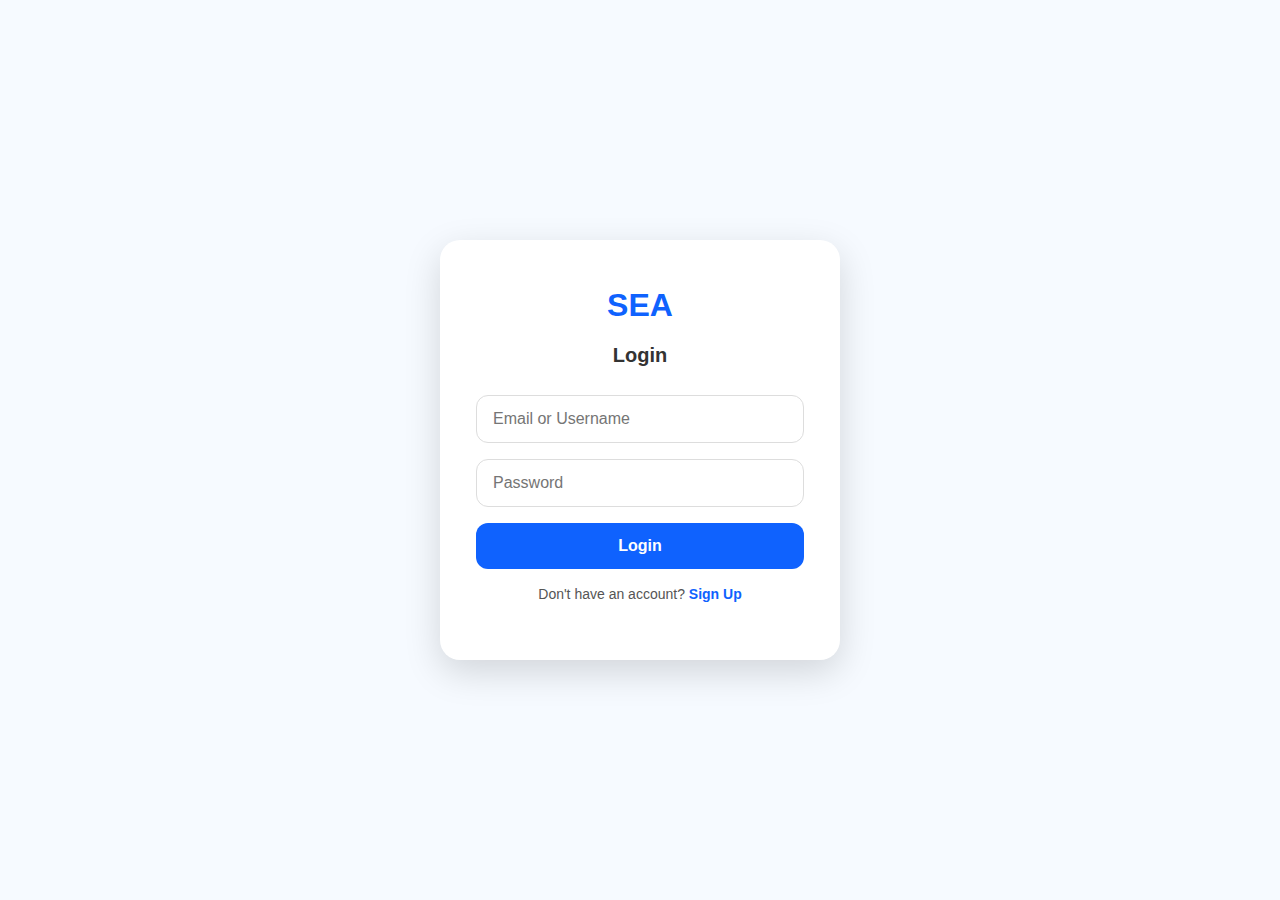
<file: sea/sea_website/index.html>
<!DOCTYPE html>
<html lang="en">
<head>
  <meta charset="UTF-8">
  <meta name="viewport" content="width=device-width, initial-scale=1.0">
  <title>Login - SEA</title>
  <link rel="stylesheet" href="styles.css">
</head>
<body class="login-page">
  <div class="auth-card-login">
    <h1>SEA</h1>
    <h2>Login</h2>
    <form id="login-form">
      <div class="field">
        <input type="text" id="login-email" placeholder="Email or Username" required>
      </div>
      <div class="field">
        <input type="password" id="login-pass" placeholder="Password" required>
      </div>
      <button type="submit" class="btn btn-primary">Login</button>
      <p id="login-msg" class="small"></p>
    </form>
    <p class="small">Don't have an account? <a href="signup.html">Sign Up</a></p>
  </div>
  <script src="app.js"></script>
</body>
</html>
</file>
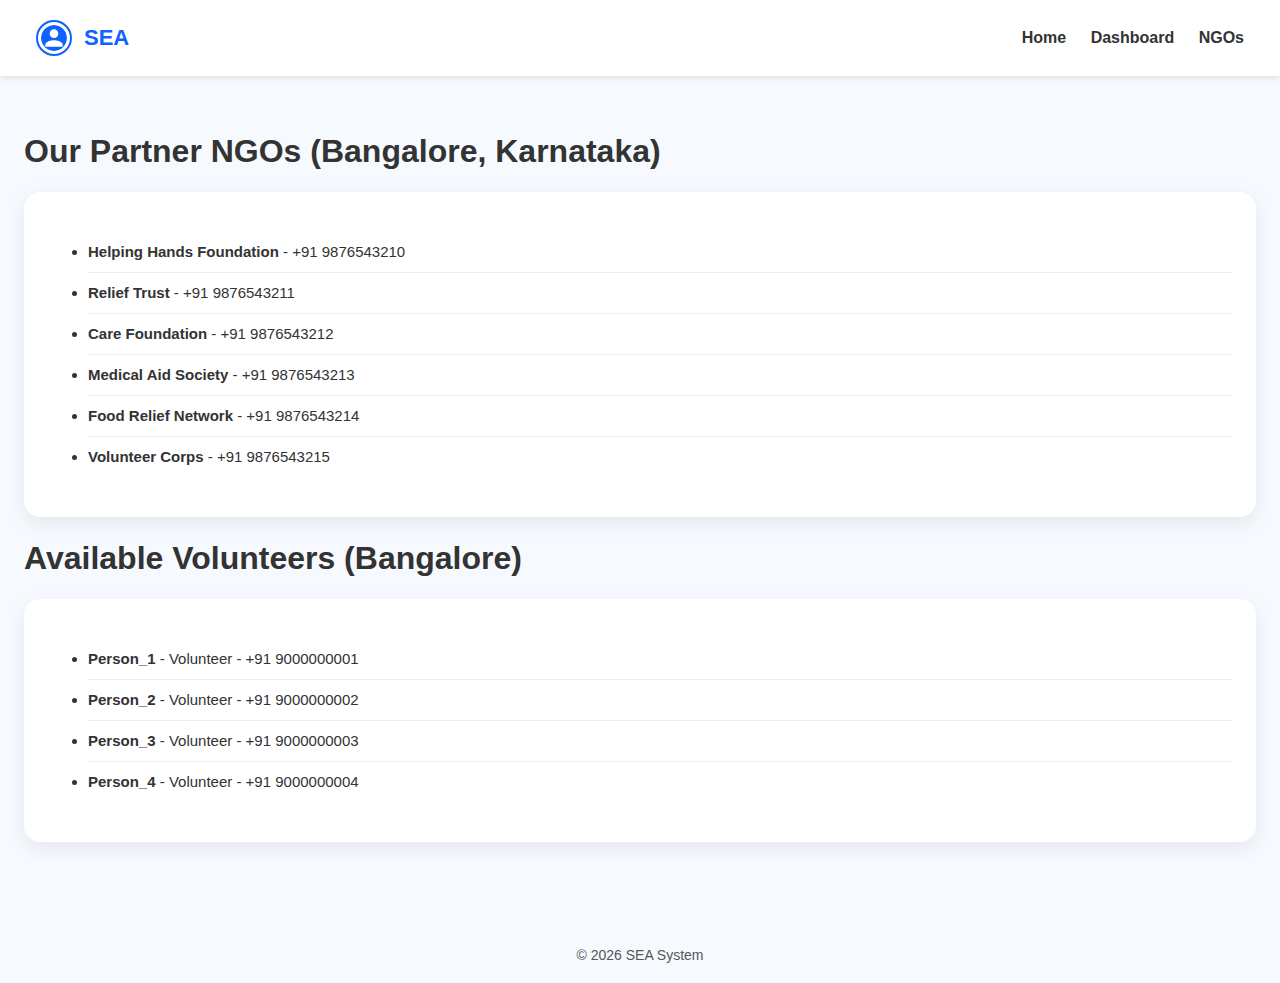
<file: sea/sea_website/contact.html>
<!DOCTYPE html>
<html lang="en">
<head>
<meta charset="UTF-8">
<meta name="viewport" content="width=device-width, initial-scale=1.0">
<title>NGOs - SEA</title>
<link rel="stylesheet" href="styles.css">
</head>
<body>

<header>
  <div class="left-nav">
    <a href="profile.html" class="profile-icon" title="Profile">
      <svg xmlns="http://www.w3.org/2000/svg" viewBox="0 0 24 24" width="26" height="26">
        <circle cx="12" cy="12" r="12" fill="#0f62fe"/>
        <path d="M12 12c2.2 0 4-1.8 4-4s-1.8-4-4-4-4 1.8-4 4 1.8 4 4 4zm0 2c-2.7 0-8 1.3-8 4v2h16v-2c0-2.7-5.3-4-8-4z" fill="white"/>
      </svg>
    </a>
    <div class="logo">SEA</div>
  </div>
  <nav>
    <a href="home.html">Home</a>
    <a href="dashboard.html">Dashboard</a>
    <a href="contact.html">NGOs</a>
  </nav>
</header>

<main class="contact-main">
  <h1>Our Partner NGOs (Bangalore, Karnataka)</h1>
  <div class="card">
    <ul class="ngo-list">
      <li data-lat="12.9716" data-lon="77.5946"><b>Helping Hands Foundation</b> - +91 9876543210</li>
      <li data-lat="12.9720" data-lon="77.5950"><b>Relief Trust</b> - +91 9876543211</li>
      <li data-lat="12.9730" data-lon="77.5930"><b>Care Foundation</b> - +91 9876543212</li>
      <li data-lat="12.9740" data-lon="77.5960"><b>Medical Aid Society</b> - +91 9876543213</li>
      <li data-lat="12.9750" data-lon="77.5970"><b>Food Relief Network</b> - +91 9876543214</li>
      <li data-lat="12.9760" data-lon="77.5980"><b>Volunteer Corps</b> - +91 9876543215</li>
    </ul>
  </div>

  <h1>Available Volunteers (Bangalore)</h1>
  <div class="card">
    <ul class="ngo-list">
      <li data-lat="12.9770" data-lon="77.5990"><b>Person_1</b> - Volunteer - +91 9000000001</li>
      <li data-lat="12.9780" data-lon="77.6000"><b>Person_2</b> - Volunteer - +91 9000000002</li>
      <li data-lat="12.9790" data-lon="77.6010"><b>Person_3</b> - Volunteer - +91 9000000003</li>
      <li data-lat="12.9800" data-lon="77.6020"><b>Person_4</b> - Volunteer - +91 9000000004</li>
    </ul>
  </div>
</main>

<footer>© <span id="year"></span> SEA System</footer>

<script src="app.js"></script>
</body>
</html>
</file>
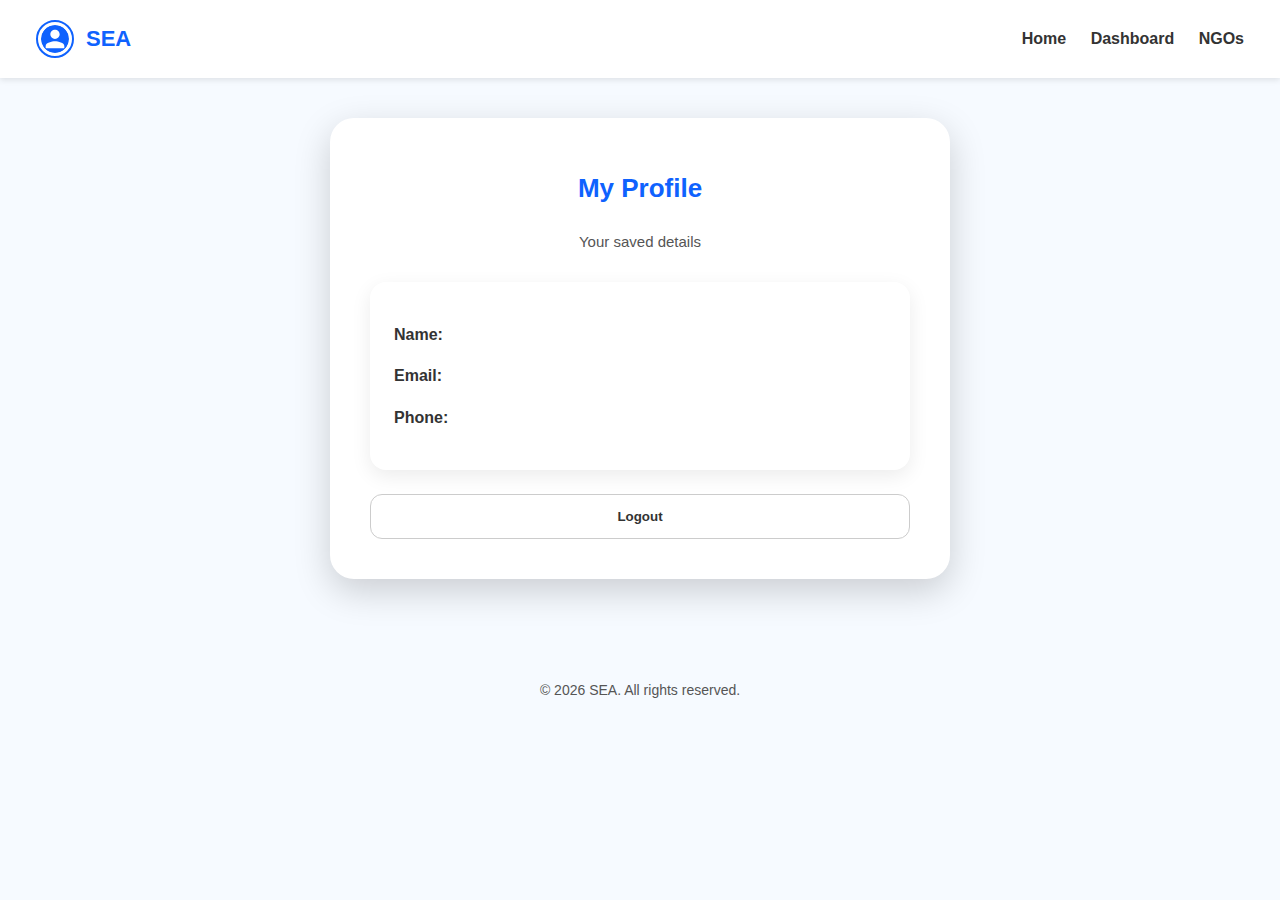
<file: sea/sea_website/profile.html>
<!DOCTYPE html>
<html lang="en">
<head>
  <meta charset="UTF-8">
  <meta name="viewport" content="width=device-width, initial-scale=1.0">
  <title>Profile - SEA</title>
  <link rel="stylesheet" href="styles.css">
</head>
<body>
<header>
  <div class="left-nav">
    <a href="profile.html" class="profile-icon" title="Profile">
      <svg xmlns="http://www.w3.org/2000/svg" width="28" height="28" viewBox="0 0 24 24">
        <circle cx="12" cy="12" r="12" fill="#0f62fe"/>
        <path fill="white" d="M12 12c2.2 0 4-1.8 4-4s-1.8-4-4-4-4 1.8-4 4 1.8 4 4 4zm0 2c-2.7 0-8 1.3-8 4v2h16v-2c0-2.7-5.3-4-8-4z"/>
      </svg>
    </a>
    <div class="logo">SEA</div>
  </div>
  <nav>
    <a href="home.html">Home</a>
    <a href="dashboard.html">Dashboard</a>
    <a href="contact.html">NGOs</a>
  </nav>
</header>

<main class="profile-layout">
  <div class="professional-card">
    <div class="form-circle"></div>
    <h2>My Profile</h2>
    <p class="form-info">Your saved details</p>
    <div class="card large-card">
      <p><strong>Name:</strong> <span id="p-name"></span></p>
      <p><strong>Email:</strong> <span id="p-email"></span></p>
      <p><strong>Phone:</strong> <span id="p-phone"></span></p>
    </div>
    <button class="btn btn-ghost" onclick="logout()">Logout</button>
  </div>
</main>

<footer>
  <p>&copy; <span id="year"></span> SEA. All rights reserved.</p>
</footer>

<script src="app.js"></script>
</body>
</html>
</file>
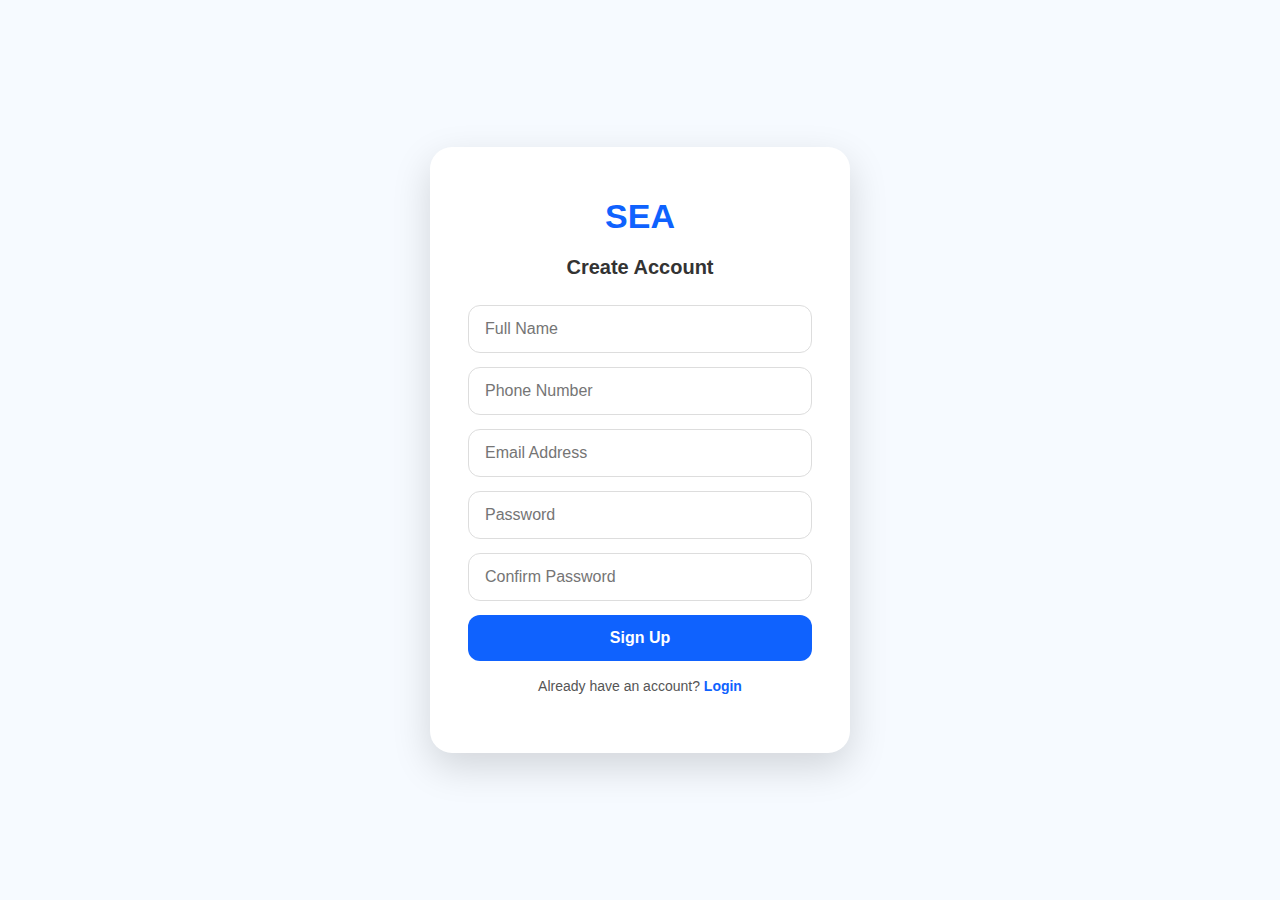
<file: sea/sea_website/signup.html>
<!DOCTYPE html>
<html lang="en">
<head>
  <meta charset="UTF-8">
  <meta name="viewport" content="width=device-width, initial-scale=1.0">
  <title>Sign Up - SEA</title>
  <link rel="stylesheet" href="styles.css">
</head>
<body class="signup-page">
  <div class="auth-card-signup">
    <h1>SEA</h1>
    <h2>Create Account</h2>
    <form id="signup-form">
      <div class="field">
        <input type="text" id="signup-name" placeholder="Full Name" required>
      </div>
      <div class="field">
        <input type="tel" id="signup-phone" placeholder="Phone Number" required>
      </div>
      <div class="field">
        <input type="email" id="signup-email" placeholder="Email Address" required>
      </div>
      <div class="field">
        <input type="password" id="signup-pass" placeholder="Password" required>
      </div>
      <div class="field">
        <input type="password" id="signup-confirm" placeholder="Confirm Password" required>
      </div>
      <button type="submit" class="btn btn-primary">Sign Up</button>
      <p id="signup-msg" class="small"></p>
    </form>
    <p class="small">Already have an account? <a href="index.html">Login</a></p>
  </div>
  <script src="app.js"></script>
</body>
</html>
</file>
<file: sea/sea_website/styles.css>
/* -------------------- GLOBAL -------------------- */ 
body {
  font-family: 'Inter', sans-serif;
  margin: 0;
  background: #f6faff;
  color: #333;
  line-height: 1.6;
}
h1, h2, h3 { margin: 0 0 12px 0; font-weight: 700; }
a { text-decoration: none; color: inherit; }
button { cursor: pointer; font-family: inherit; }

/* -------------------- HEADER -------------------- */
header {
  display: flex;
  justify-content: space-between;
  align-items: center;
  padding: 20px 36px;
  background: #fff;
  box-shadow: 0 2px 6px rgba(0,0,0,0.1);
}
.left-nav {
  display: flex;
  align-items: center;
  gap: 12px;
}
.logo {
  font-weight: 800;
  color: #0f62fe;
  font-size: 22px;
}

/* --------- PROFILE ICON WITH PROFESSIONAL BORDER --------- */
.profile-icon {
  display: inline-block;
  border: 2px solid #0f62fe; /* professional blue border */
  border-radius: 50%; 
  padding: 3px; /* space between border and SVG */
  transition: transform 0.2s ease, box-shadow 0.2s ease;
}
.profile-icon svg {
  display: block;
  border-radius: 50%;
}
.profile-icon:hover {
  transform: scale(1.1);
  box-shadow: 0 2px 10px rgba(0,0,0,0.2);
}

nav a {
  margin-left: 20px;
  font-weight: 600;
  color: #333;
}
nav a:hover { color: #0f62fe; }

/* -------------------- HERO SECTION -------------------- */
.hero {
  background: linear-gradient(120deg, #0f62fe, #62a0ff);
  color: white;
  text-align: center;
  padding: 40px 20px 30px 20px; /* reduced padding to make blue area smaller */
  border-bottom-left-radius: 20% 8%;
  border-bottom-right-radius: 20% 8%;
  position: relative;
}

/* -------------------- MAIN LAYOUT -------------------- */
main {
  padding: 40px 24px;
}

/* -------------------- HOME / PROFILE FORM CARD -------------------- */
.home-layout, .profile-layout {
  display: flex;
  justify-content: center;
  align-items: flex-start;
}
.professional-card {
  width: 540px;
  padding: 50px 40px 40px 40px;
  border-radius: 24px;
  background: #fff;
  box-shadow: 0 12px 36px rgba(0,0,0,0.18);
  position: relative;
  transition: transform 0.3s ease, box-shadow 0.3s ease;
}
.professional-card:hover {
  transform: translateY(-6px);
  box-shadow: 0 18px 42px rgba(0,0,0,0.22);
}
.professional-card h2 {
  font-size: 26px;
  margin-bottom: 20px;
  color: #0f62fe;
  display: flex;
  align-items: center;
  gap: 10px;
  justify-content: center;
}
.form-info {
  font-size: 15px;
  margin-bottom: 28px;
  color: #555;
  text-align: center;
}
.field { margin-bottom: 20px; display: flex; flex-direction: column; }
.field label { font-weight: 600; margin-bottom: 6px; display: flex; align-items: center; gap: 6px; }
input, textarea, select {
  padding: 14px;
  border: 1px solid #ccc;
  border-radius: 12px;
  font-size: 16px;
}
textarea { resize: none; min-height: 100px; }
.btn {
  width: 100%;
  padding: 14px;
  border-radius: 12px;
  font-weight: 600;
  border: none;
  margin-top: 10px;
}
.btn-primary { background: #0f62fe; color: #fff; }
.btn-primary:hover { background: #0353e9; }
.btn-ghost { background: transparent; border: 1px solid #ccc; color: #333; margin-top: 8px; }
.success-msg { color: green; margin-top: 12px; font-weight: 500; }

/* -------------------- MAP -------------------- */
.map-real {
  width: 100%;
  height: 500px; /* increased height for better visibility */
  border-radius: 16px;
  margin-top: 20px;
  box-shadow: 0 6px 20px rgba(0,0,0,0.08);
}

/* -------------------- POPUP STYLE FOR MARKERS -------------------- */
.leaflet-popup-content {
  font-size: 15px;
  font-weight: 600;
  color: #0f62fe;
}
.leaflet-popup-tip {
  background: #0f62fe;
}

/* -------------------- CARDS -------------------- */
.card {
  background: #fff;
  padding: 24px;
  border-radius: 16px;
  margin-bottom: 16px;
  box-shadow: 0 6px 20px rgba(0,0,0,0.08);
  transition: transform 0.2s ease, box-shadow 0.2s ease;
}
.card:hover {
  transform: translateY(-3px);
  box-shadow: 0 12px 28px rgba(0,0,0,0.12);
}

/* -------------------- REQUEST ITEM -------------------- */
.request-item {
  padding: 12px 16px;
  border-radius: 12px;
  margin-bottom: 10px;
  border-left: 4px solid #0f62fe;
  cursor: pointer;
  transition: background 0.2s ease, transform 0.2s ease;
}
.request-item:hover {
  background: #f0f5ff;
  transform: translateX(2px);
}

/* -------------------- CONTACT PAGE SPECIFIC -------------------- */
.contact-main h1 {
  margin-top: 10px;
  margin-bottom: 15px;
}
.ngo-list li {
  padding: 8px 0;
  border-bottom: 1px solid #eee;
  font-weight: 500;
  font-size: 15px;
  color: #333;
}
.ngo-list li:last-child { border-bottom: none; }

/* -------------------- FOOTER -------------------- */
footer {
  text-align: center;
  padding: 16px;
  margin-top: 30px;
  color: #555;
  font-size: 14px;
}

/* -------------------- RESPONSIVE / MOBILE USABILITY -------------------- */
@media (max-width: 1024px) {
  header {
    padding: 16px 24px;
    flex-direction: column;
    gap: 10px;
  }
  nav a { margin-left: 12px; font-size: 15px; }
}

@media (max-width: 768px) {
  .hero {
    padding: 40px 16px 25px 16px;
    border-bottom-left-radius: 15% 8%;
    border-bottom-right-radius: 15% 8%;
  }
  .professional-card {
    width: 90%;
    padding: 30px 20px;
  }
  .home-layout, .profile-layout {
    flex-direction: column;
    padding: 20px 12px;
  }
  .map-real {
    height: 350px;
  }
}

@media (max-width: 480px) {
  header {
    padding: 12px 16px;
  }
  .logo {
    font-size: 20px;
  }
  nav a {
    margin-left: 8px;
    font-size: 14px;
  }
  .hero {
    padding: 30px 12px 20px 12px;
  }
  .professional-card {
    width: 100%;
    padding: 25px 16px;
  }
  .map-real { height: 250px; }
  input, textarea, select {
    font-size: 14px;
    padding: 12px;
  }
  .btn, .btn-primary {
    padding: 12px;
    font-size: 14px;
  }
  .auth-card-login, .auth-card-signup {
    width: 90%;
    padding: 30px 20px;
  }
}

/* -------------------- LOGIN PAGE -------------------- */
body.login-page {
  display: flex;
  justify-content: center;
  align-items: center;
  height: 100vh;
  background: #f6faff;
}
.auth-card-login {
  background: #ffffff;
  padding: 40px 36px;
  border-radius: 20px;
  box-shadow: 0 12px 36px rgba(0,0,0,0.15);
  width: 100%;
  max-width: 400px;
  text-align: center;
  animation: fadeUp 0.6s ease;
  box-sizing: border-box;
}
.auth-card-login h1 {
  font-size: 32px;
  color: #0f62fe;
  margin-bottom: 8px;
  font-weight: 800;
}
.auth-card-login h2 {
  font-size: 20px;
  margin-bottom: 24px;
  font-weight: 600;
  color: #333;
}
.auth-card-login .field {
  margin-bottom: 16px;
  width: 100%;
}
.auth-card-login .field input {
  width: 100%;
  padding: 14px 16px;
  border-radius: 12px;
  border: 1px solid #ddd;
  font-size: 16px;
  box-sizing: border-box;
  transition: border 0.3s, box-shadow 0.3s;
}
.auth-card-login .field input:focus {
  border: 1px solid #0f62fe;
  outline: none;
  box-shadow: 0 0 8px rgba(15, 98, 254, 0.2);
}
.auth-card-login .btn-primary {
  display: block;
  width: 100%;
  padding: 14px;
  border-radius: 12px;
  border: none;
  font-size: 16px;
  font-weight: 600;
  background: #0f62fe;
  color: #fff;
  transition: background 0.3s ease, transform 0.2s ease;
}
.auth-card-login .btn-primary:hover {
  background: #034dcc;
  transform: translateY(-2px);
}
.auth-card-login .small {
  margin-top: 14px;
  font-size: 14px;
  color: #555;
}
.auth-card-login a {
  color: #0f62fe;
  font-weight: 600;
  text-decoration: none;
}
.auth-card-login a:hover {
  text-decoration: underline;
}

/* -------------------- SIGNUP PAGE -------------------- */
body.signup-page {
  display: flex;
  justify-content: center;
  align-items: center;
  min-height: 100vh;
  background: #f6faff;
}
.auth-card-signup {
  background: #ffffff;
  padding: 42px 38px;
  border-radius: 22px;
  box-shadow: 0 14px 38px rgba(0,0,0,0.15);
  width: 100%;
  max-width: 420px;
  text-align: center;
  animation: fadeUp 0.6s ease;
  box-sizing: border-box;
}
.auth-card-signup h1 {
  font-size: 34px;
  color: #0f62fe;
  margin-bottom: 8px;
  font-weight: 800;
}
.auth-card-signup h2 {
  font-size: 20px;
  margin-bottom: 22px;
  font-weight: 600;
  color: #333;
}
.auth-card-signup .field {
  margin-bottom: 14px;
  width: 100%;
}
.auth-card-signup .field input {
  width: 100%;
  padding: 14px 16px;
  border-radius: 12px;
  border: 1px solid #ddd;
  font-size: 16px;
  box-sizing: border-box;
  transition: border 0.3s, box-shadow 0.3s;
}
.auth-card-signup .field input:focus {
  border: 1px solid #0f62fe;
  outline: none;
  box-shadow: 0 0 8px rgba(15, 98, 254, 0.2);
}
.auth-card-signup .btn-primary {
  display: block;
  width: 100%;
  padding: 14px;
  border-radius: 12px;
  border: none;
  font-size: 16px;
  font-weight: 600;
  background: #0f62fe;
  color: #fff;
  margin-top: 8px;
  transition: background 0.3s ease, transform 0.2s ease;
}
.auth-card-signup .btn-primary:hover {
  background: #034dcc;
  transform: translateY(-2px);
}
.auth-card-signup .small {
  margin-top: 12px;
  font-size: 14px;
  color: #555;
}
.auth-card-signup a {
  color: #0f62fe;
  font-weight: 600;
  text-decoration: none;
}
.auth-card-signup a:hover {
  text-decoration: underline;
}

/* -------------------- ANIMATION -------------------- */
@keyframes fadeUp {
  from { transform: translateY(20px); opacity: 0; }
  to { transform: translateY(0); opacity: 1; }
}
</file>
